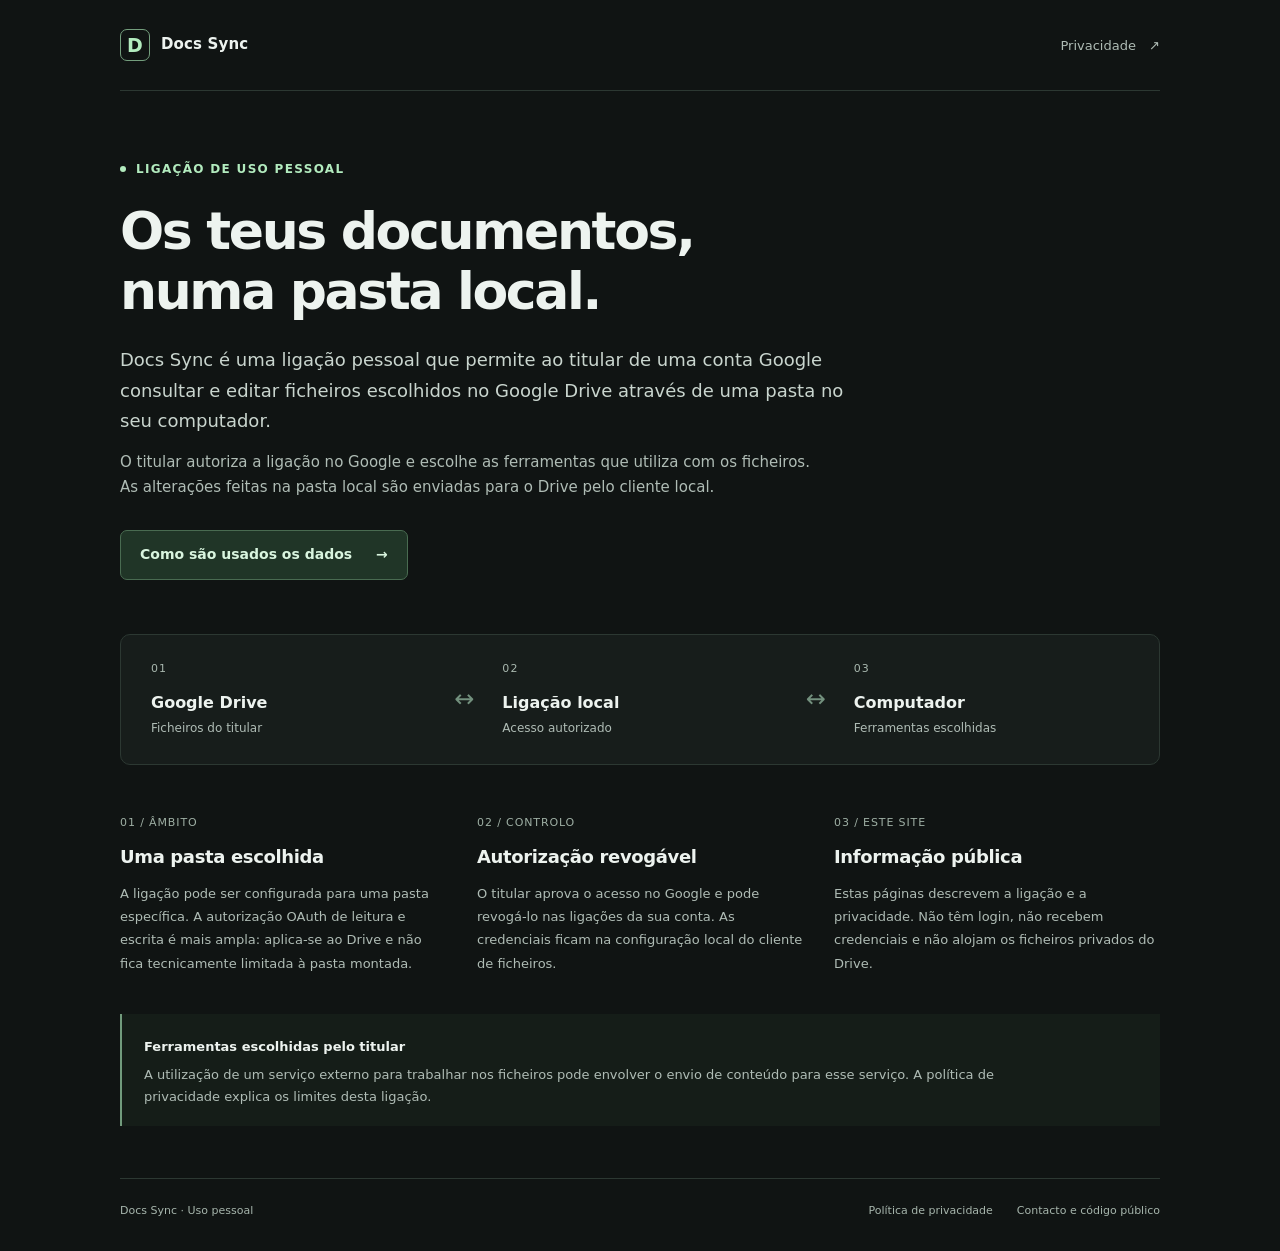
<file: index.html>
<!doctype html>
<html lang="pt-PT">
<head>
  <meta charset="utf-8">
  <meta name="viewport" content="width=device-width, initial-scale=1">
  <meta name="description" content="Docs Sync: ligação pessoal entre o Google Drive e uma pasta local para consultar e editar ficheiros escolhidos pelo titular.">
  <title>Docs Sync</title>
  <link rel="stylesheet" href="styles.css">
</head>
<body>
  <a class="skip" href="#content">Saltar para o conteúdo</a>
  <header class="header wrap">
    <a class="brand" href="./" aria-label="Docs Sync — início"><span class="mark" aria-hidden="true">D</span><span>Docs Sync</span></a>
    <nav aria-label="Navegação principal"><a href="privacy.html">Privacidade <span aria-hidden="true">↗</span></a></nav>
  </header>
  <main id="content" class="wrap home">
    <section class="intro" aria-labelledby="title">
      <p class="eyebrow"><span class="status-dot" aria-hidden="true"></span> Ligação de uso pessoal</p>
      <h1 id="title">Os teus documentos,<br>numa pasta local.</h1>
      <p class="lead">Docs Sync é uma ligação pessoal que permite ao titular de uma conta Google consultar e editar ficheiros escolhidos no Google Drive através de uma pasta no seu computador.</p>
      <p class="description">O titular autoriza a ligação no Google e escolhe as ferramentas que utiliza com os ficheiros. As alterações feitas na pasta local são enviadas para o Drive pelo cliente local.</p>
      <a class="button" href="privacy.html">Como são usados os dados <span aria-hidden="true">→</span></a>
    </section>
    <section class="flow" aria-label="Percurso dos ficheiros">
      <div><span class="step">01</span><strong>Google Drive</strong><span>Ficheiros do titular</span></div>
      <span class="connector" aria-hidden="true">↔</span>
      <div><span class="step">02</span><strong>Ligação local</strong><span>Acesso autorizado</span></div>
      <span class="connector" aria-hidden="true">↔</span>
      <div><span class="step">03</span><strong>Computador</strong><span>Ferramentas escolhidas</span></div>
    </section>
    <section class="details" aria-label="Âmbito da ligação">
      <article><span class="number">01 / Âmbito</span><h2>Uma pasta escolhida</h2><p>A ligação pode ser configurada para uma pasta específica. A autorização OAuth de leitura e escrita é mais ampla: aplica-se ao Drive e não fica tecnicamente limitada à pasta montada.</p></article>
      <article><span class="number">02 / Controlo</span><h2>Autorização revogável</h2><p>O titular aprova o acesso no Google e pode revogá-lo nas ligações da sua conta. As credenciais ficam na configuração local do cliente de ficheiros.</p></article>
      <article><span class="number">03 / Este site</span><h2>Informação pública</h2><p>Estas páginas descrevem a ligação e a privacidade. Não têm login, não recebem credenciais e não alojam os ficheiros privados do Drive.</p></article>
    </section>
    <aside class="notice"><strong>Ferramentas escolhidas pelo titular</strong><p>A utilização de um serviço externo para trabalhar nos ficheiros pode envolver o envio de conteúdo para esse serviço. A política de privacidade explica os limites desta ligação.</p></aside>
  </main>
  <footer class="footer wrap"><span>Docs Sync · Uso pessoal</span><div><a href="privacy.html">Política de privacidade</a><a href="https://github.com/Carlos-Bids/docs-sync">Contacto e código público</a></div></footer>
</body>
</html>
</file>
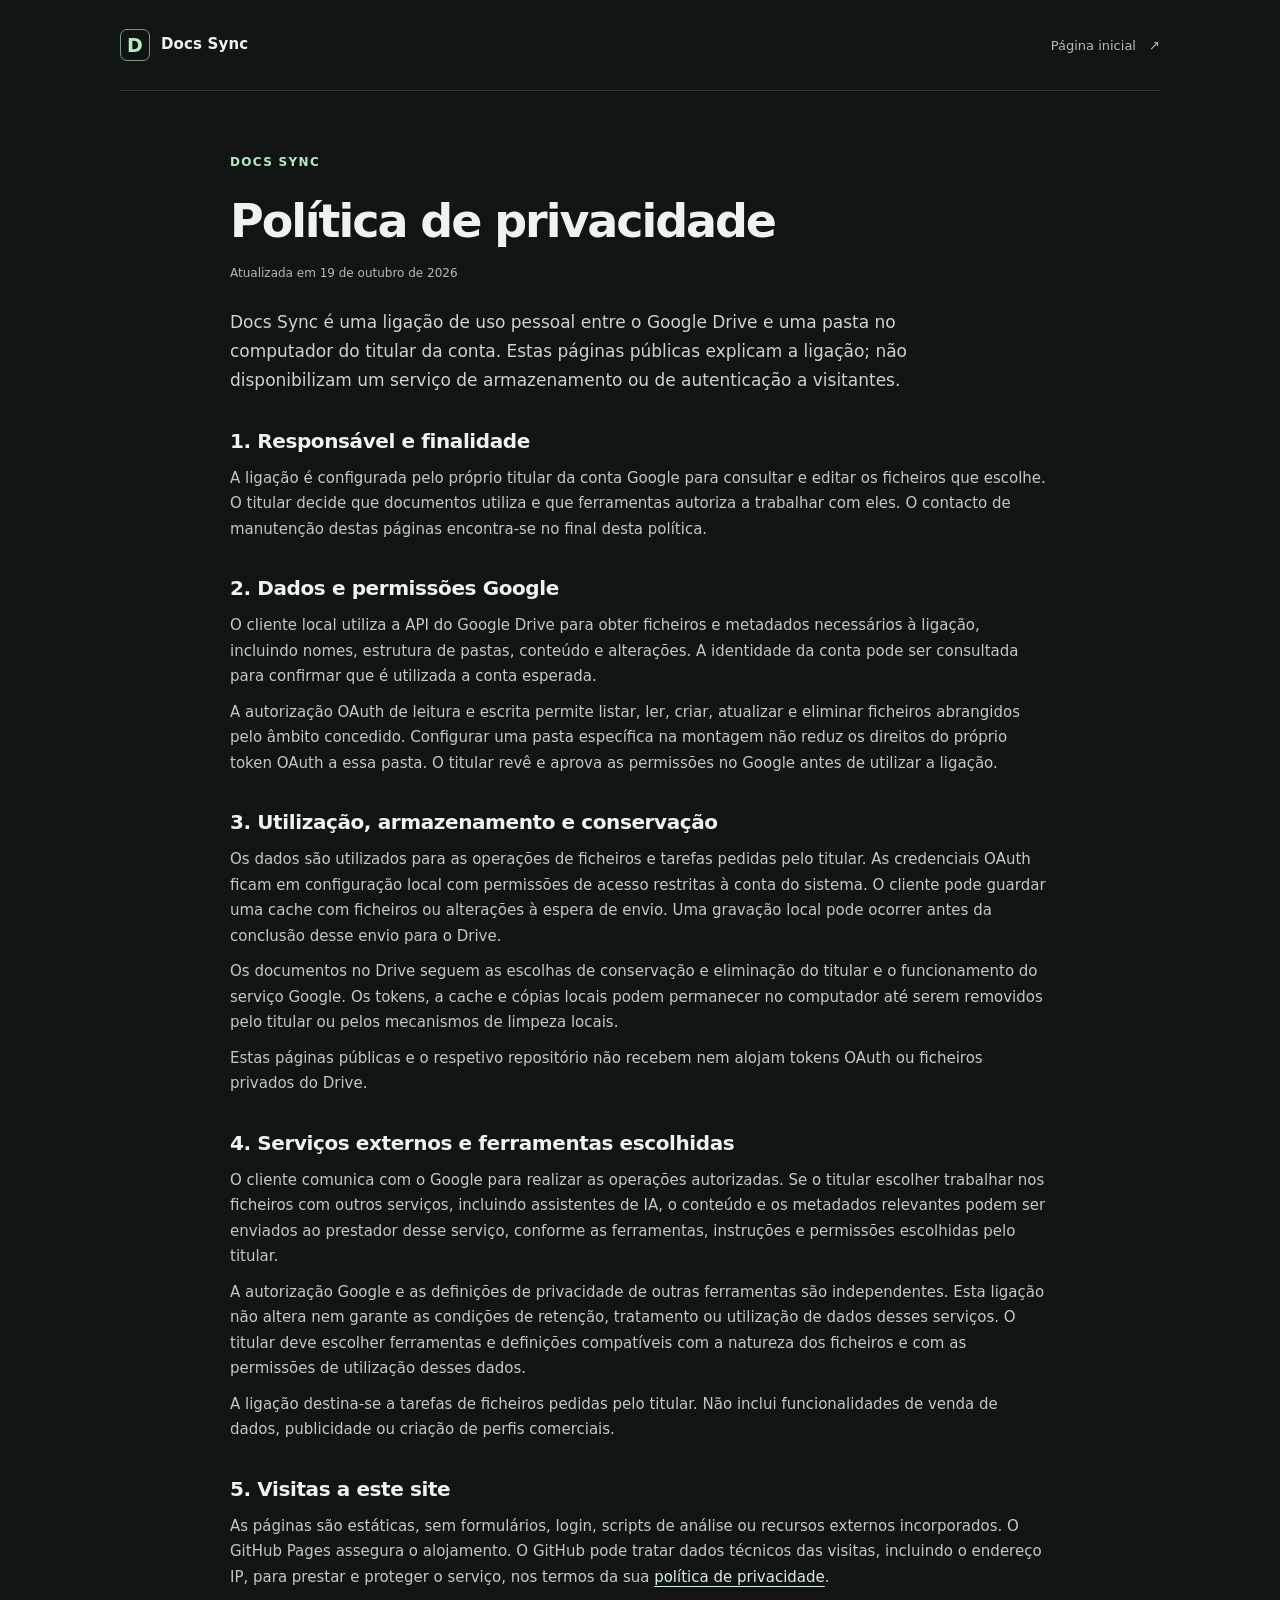
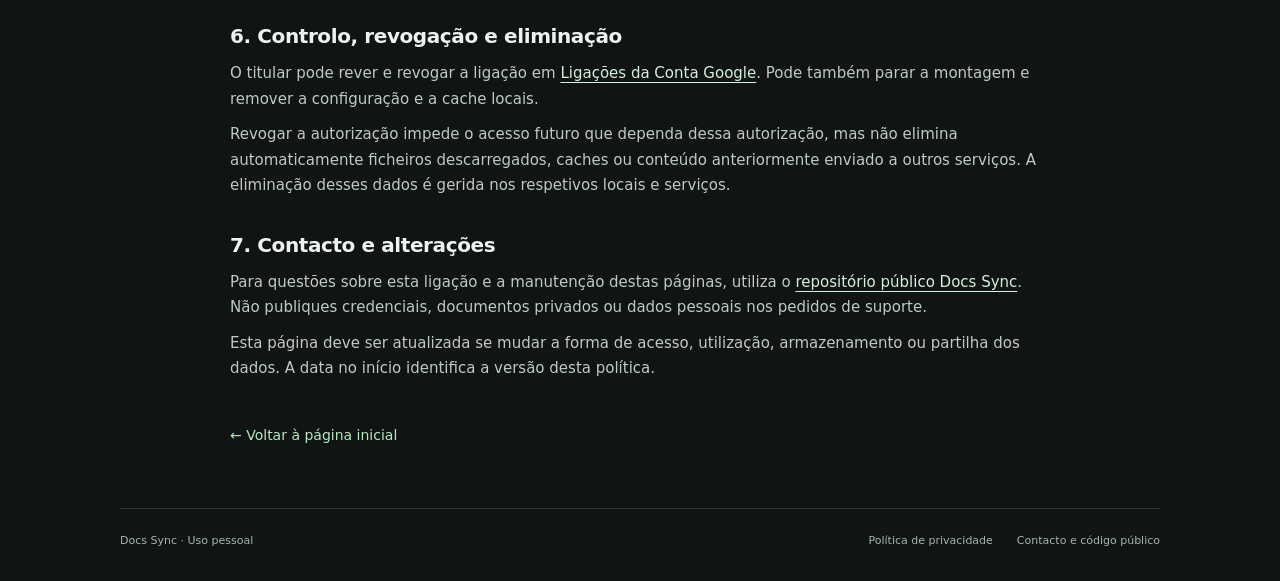
<file: privacy.html>
<!doctype html>
<html lang="pt-PT">
<head>
  <meta charset="utf-8">
  <meta name="viewport" content="width=device-width, initial-scale=1">
  <meta name="description" content="Como a ligação pessoal Docs Sync acede, utiliza e guarda dados do Google Drive.">
  <title>Política de privacidade · Docs Sync</title>
  <link rel="stylesheet" href="styles.css">
</head>
<body>
  <a class="skip" href="#content">Saltar para o conteúdo</a>
  <header class="header wrap">
    <a class="brand" href="./" aria-label="Docs Sync — início"><span class="mark" aria-hidden="true">D</span><span>Docs Sync</span></a>
    <nav aria-label="Navegação principal"><a href="./">Página inicial <span aria-hidden="true">↗</span></a></nav>
  </header>
  <main id="content" class="wrap policy">
    <p class="eyebrow">Docs Sync</p>
    <h1>Política de privacidade</h1>
    <p class="updated">Atualizada em 19 de outubro de 2026</p>
    <p class="lead">Docs Sync é uma ligação de uso pessoal entre o Google Drive e uma pasta no computador do titular da conta. Estas páginas públicas explicam a ligação; não disponibilizam um serviço de armazenamento ou de autenticação a visitantes.</p>
    <section aria-labelledby="purpose"><h2 id="purpose">1. Responsável e finalidade</h2><p>A ligação é configurada pelo próprio titular da conta Google para consultar e editar os ficheiros que escolhe. O titular decide que documentos utiliza e que ferramentas autoriza a trabalhar com eles. O contacto de manutenção destas páginas encontra-se no final desta política.</p></section>
    <section aria-labelledby="access"><h2 id="access">2. Dados e permissões Google</h2><p>O cliente local utiliza a API do Google Drive para obter ficheiros e metadados necessários à ligação, incluindo nomes, estrutura de pastas, conteúdo e alterações. A identidade da conta pode ser consultada para confirmar que é utilizada a conta esperada.</p><p>A autorização OAuth de leitura e escrita permite listar, ler, criar, atualizar e eliminar ficheiros abrangidos pelo âmbito concedido. Configurar uma pasta específica na montagem não reduz os direitos do próprio token OAuth a essa pasta. O titular revê e aprova as permissões no Google antes de utilizar a ligação.</p></section>
    <section aria-labelledby="storage"><h2 id="storage">3. Utilização, armazenamento e conservação</h2><p>Os dados são utilizados para as operações de ficheiros e tarefas pedidas pelo titular. As credenciais OAuth ficam em configuração local com permissões de acesso restritas à conta do sistema. O cliente pode guardar uma cache com ficheiros ou alterações à espera de envio. Uma gravação local pode ocorrer antes da conclusão desse envio para o Drive.</p><p>Os documentos no Drive seguem as escolhas de conservação e eliminação do titular e o funcionamento do serviço Google. Os tokens, a cache e cópias locais podem permanecer no computador até serem removidos pelo titular ou pelos mecanismos de limpeza locais.</p><p>Estas páginas públicas e o respetivo repositório não recebem nem alojam tokens OAuth ou ficheiros privados do Drive.</p></section>
    <section aria-labelledby="services"><h2 id="services">4. Serviços externos e ferramentas escolhidas</h2><p>O cliente comunica com o Google para realizar as operações autorizadas. Se o titular escolher trabalhar nos ficheiros com outros serviços, incluindo assistentes de IA, o conteúdo e os metadados relevantes podem ser enviados ao prestador desse serviço, conforme as ferramentas, instruções e permissões escolhidas pelo titular.</p><p>A autorização Google e as definições de privacidade de outras ferramentas são independentes. Esta ligação não altera nem garante as condições de retenção, tratamento ou utilização de dados desses serviços. O titular deve escolher ferramentas e definições compatíveis com a natureza dos ficheiros e com as permissões de utilização desses dados.</p><p>A ligação destina-se a tarefas de ficheiros pedidas pelo titular. Não inclui funcionalidades de venda de dados, publicidade ou criação de perfis comerciais.</p></section>
    <section aria-labelledby="website"><h2 id="website">5. Visitas a este site</h2><p>As páginas são estáticas, sem formulários, login, scripts de análise ou recursos externos incorporados. O GitHub Pages assegura o alojamento. O GitHub pode tratar dados técnicos das visitas, incluindo o endereço IP, para prestar e proteger o serviço, nos termos da sua <a href="https://docs.github.com/en/site-policy/privacy-policies/github-general-privacy-statement">política de privacidade</a>.</p></section>
    <section aria-labelledby="revoke"><h2 id="revoke">6. Controlo, revogação e eliminação</h2><p>O titular pode rever e revogar a ligação em <a href="https://myaccount.google.com/connections">Ligações da Conta Google</a>. Pode também parar a montagem e remover a configuração e a cache locais.</p><p>Revogar a autorização impede o acesso futuro que dependa dessa autorização, mas não elimina automaticamente ficheiros descarregados, caches ou conteúdo anteriormente enviado a outros serviços. A eliminação desses dados é gerida nos respetivos locais e serviços.</p></section>
    <section aria-labelledby="contact"><h2 id="contact">7. Contacto e alterações</h2><p>Para questões sobre esta ligação e a manutenção destas páginas, utiliza o <a href="https://github.com/Carlos-Bids/docs-sync/issues">repositório público Docs Sync</a>. Não publiques credenciais, documentos privados ou dados pessoais nos pedidos de suporte.</p><p>Esta página deve ser atualizada se mudar a forma de acesso, utilização, armazenamento ou partilha dos dados. A data no início identifica a versão desta política.</p></section>
    <a class="back" href="./">← Voltar à página inicial</a>
  </main>
  <footer class="footer wrap"><span>Docs Sync · Uso pessoal</span><div><a href="privacy.html" aria-current="page">Política de privacidade</a><a href="https://github.com/Carlos-Bids/docs-sync">Contacto e código público</a></div></footer>
</body>
</html>
</file>
<file: styles.css>
:root{color-scheme:dark;--bg:#101413;--panel:#171d1b;--text:#edf3ef;--muted:#afbcb5;--line:#2c3832;--green:#b2ebbe;--max:1040px;font-family:Inter,ui-sans-serif,system-ui,-apple-system,BlinkMacSystemFont,"Segoe UI",sans-serif;font-synthesis:none}
*{box-sizing:border-box}body{margin:0;background:var(--bg);color:var(--text);line-height:1.7}a{color:inherit;text-underline-offset:4px}a:hover{color:var(--green)}a:focus-visible{outline:2px solid var(--green);outline-offset:5px;border-radius:3px}.wrap{width:min(var(--max),calc(100% - 64px));margin-inline:auto}.header{display:flex;align-items:center;justify-content:space-between;gap:20px;padding-block:29px;border-bottom:1px solid var(--line)}.brand{display:flex;align-items:center;gap:11px;text-decoration:none;font-size:15px;font-weight:650;letter-spacing:.01em}.mark{display:grid;place-items:center;width:30px;height:32px;border:1px solid #749e7d;border-radius:7px;color:var(--green);font-size:19px;line-height:1}.header nav a{font-size:13px;color:var(--muted);text-decoration:none}.header nav span{margin-left:9px}.skip{position:absolute;left:20px;top:-100px;background:var(--green);color:#102214;padding:8px 16px;z-index:2}.skip:focus{top:10px}.home{padding-top:68px}.eyebrow{display:flex;align-items:center;gap:10px;margin:0 0 23px;color:var(--green);font-size:12px;font-weight:650;letter-spacing:.11em;text-transform:uppercase}.status-dot{width:6px;height:6px;background:var(--green);border-radius:50%}h1{margin:0;font-size:clamp(34px,4.6vw,52px);font-weight:550;letter-spacing:-.045em;line-height:1.14}.lead{max-width:760px;margin:24px 0 0;font-size:18px;line-height:1.7;color:#c9d5ce}.description{max-width:700px;margin:13px 0 0;color:var(--muted);font-size:15px}.button{display:inline-flex;align-items:center;gap:24px;margin-top:29px;padding:12px 19px;border:1px solid #496b51;border-radius:7px;background:#203527;color:#d9f5df;font-weight:600;font-size:14px;text-decoration:none}.button:hover{background:#294533}.flow{display:grid;grid-template-columns:1fr auto 1fr auto 1fr;align-items:center;gap:20px;margin-top:54px;padding:25px 30px;background:var(--panel);border:1px solid var(--line);border-radius:10px}.flow>div{display:flex;flex-direction:column;gap:2px}.step{font-size:11px;color:#a8b7ae;letter-spacing:.1em;margin-bottom:9px}.flow strong{font-size:16px;font-weight:550}.flow>div>span:last-child{font-size:12px;color:var(--muted)}.connector{color:#73917e;font-size:24px;padding-inline:8px}.details{display:grid;grid-template-columns:repeat(3,1fr);gap:31px;margin-top:42px}.number{font-size:11px;color:#9eafa4;text-transform:uppercase;letter-spacing:.08em}.details h2{font-size:18px;font-weight:550;margin:8px 0 9px;letter-spacing:-.02em}.details p{font-size:13px;color:var(--muted);margin:0;line-height:1.8}.notice{margin-block:39px 52px;padding:18px 22px;border-left:2px solid #719b7c;background:#151d18}.notice strong{font-size:13px;font-weight:600}.notice p{font-size:13px;color:var(--muted);margin:5px 0 0;max-width:890px}.footer{display:flex;align-items:center;justify-content:space-between;gap:20px;border-top:1px solid var(--line);padding-block:23px 30px;color:#a6b5ac;font-size:11px}.footer>div{display:flex;gap:24px}.footer a{text-decoration:none}.policy{max-width:820px;padding-block:61px 60px}.policy h1{font-size:clamp(32px,4.6vw,46px)}.updated{font-size:12px;color:var(--muted);margin:15px 0 0}.policy .lead{font-size:17px;margin-top:25px}.policy section{margin-top:32px}.policy h2{font-size:20px;line-height:1.4;font-weight:550;letter-spacing:-.02em;margin:0 0 11px}.policy section p{font-size:15px;color:#bdcbc2;margin:10px 0}.policy section a{color:#d6efde}.back{display:inline-block;margin-top:32px;font-size:14px;color:var(--green);text-decoration:none}@media(max-width:700px){.wrap{width:calc(100% - 36px)}.header{padding-block:21px}.home{padding-top:44px}.brand{font-size:13px}.header nav a{font-size:12px}.lead{font-size:17px}.flow{gap:9px;padding:20px 15px;margin-top:37px}.flow strong{font-size:13px}.flow>div>span:last-child{font-size:11px}.connector{font-size:17px;padding:0}.details{grid-template-columns:1fr;gap:25px;margin-top:31px}.details p{font-size:14px}.notice{margin-block:30px 37px}.footer{align-items:flex-start;flex-direction:column;gap:12px}.footer>div{flex-wrap:wrap;gap:16px}.policy{padding-block:42px}.policy section p{font-size:14px}}@media(prefers-reduced-motion:no-preference){a{transition:color .15s ease,background-color .15s ease}}
</file>
